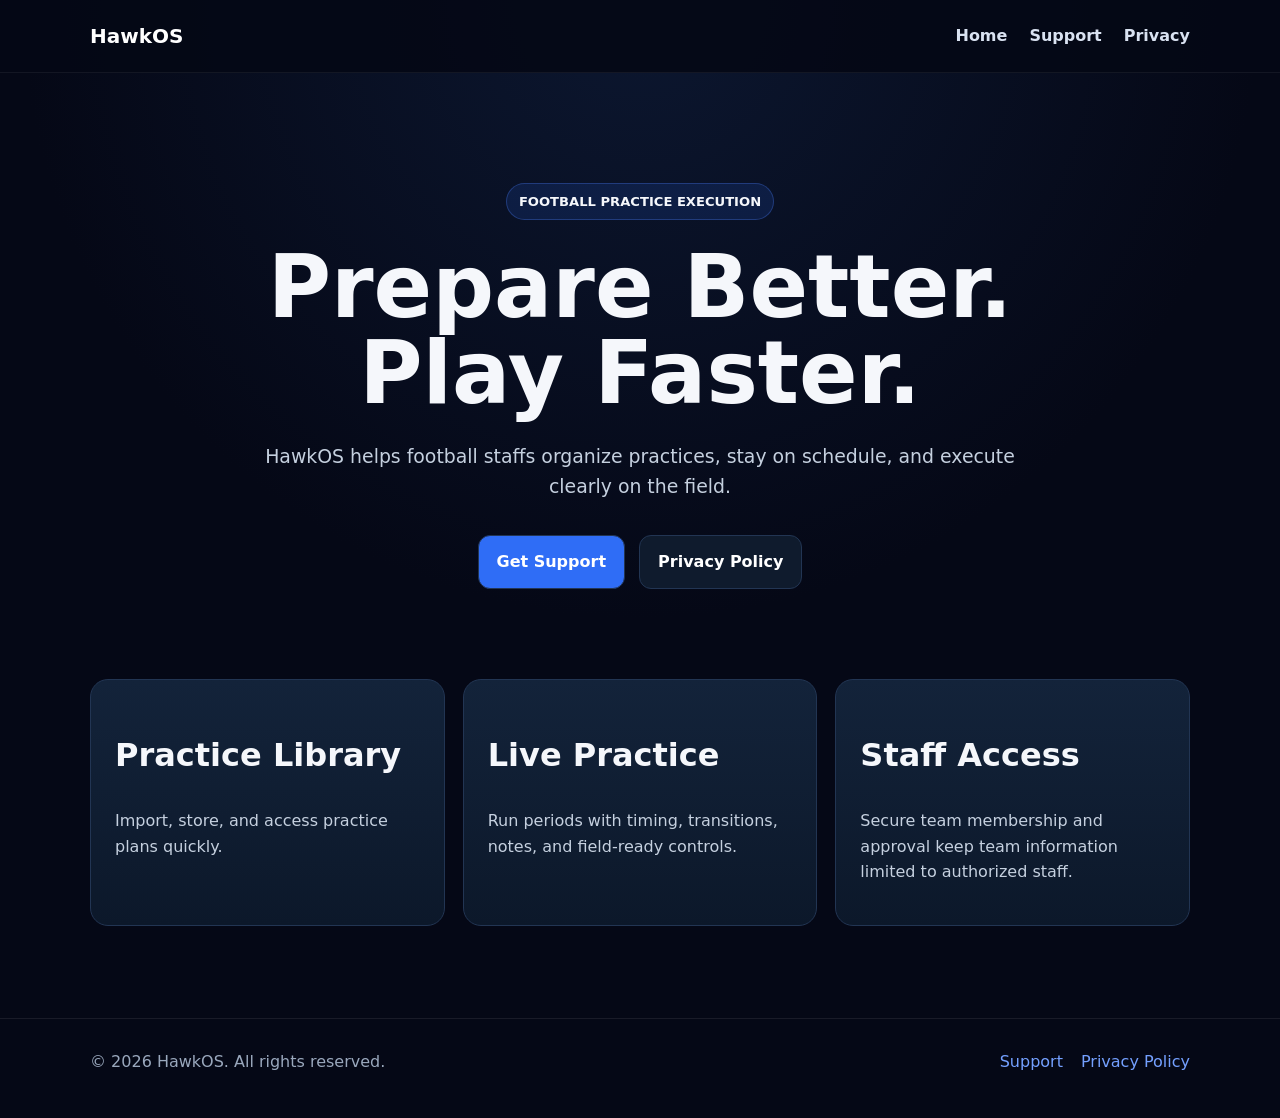
<file: index.html>
<!doctype html><html><head><meta charset="utf-8"><meta name="viewport" content="width=device-width,initial-scale=1"><title>HawkOS</title><link rel="stylesheet" href="styles.css"></head><body><header><div class="wrap nav"><a class="brand" href="index.html">HawkOS</a><nav class="navlinks"><a href="index.html">Home</a><a href="support.html">Support</a><a href="privacy.html">Privacy</a></nav></div></header><main><section class="hero wrap"><span class="eyebrow">Football Practice Execution</span><h1>Prepare Better.<br>Play Faster.</h1><p class="lead">HawkOS helps football staffs organize practices, stay on schedule, and execute clearly on the field.</p><div class="actions"><a class="btn primary" href="support.html">Get Support</a><a class="btn secondary" href="privacy.html">Privacy Policy</a></div></section><section class="wrap grid"><div class="card"><h2>Practice Library</h2><p>Import, store, and access practice plans quickly.</p></div><div class="card"><h2>Live Practice</h2><p>Run periods with timing, transitions, notes, and field-ready controls.</p></div><div class="card"><h2>Staff Access</h2><p>Secure team membership and approval keep team information limited to authorized staff.</p></div></section></main><footer><div class="wrap footer-row"><div>© 2026 HawkOS. All rights reserved.</div><div class="footer-links"><a href="support.html">Support</a><a href="privacy.html">Privacy Policy</a></div></div></footer></body></html>
</file>
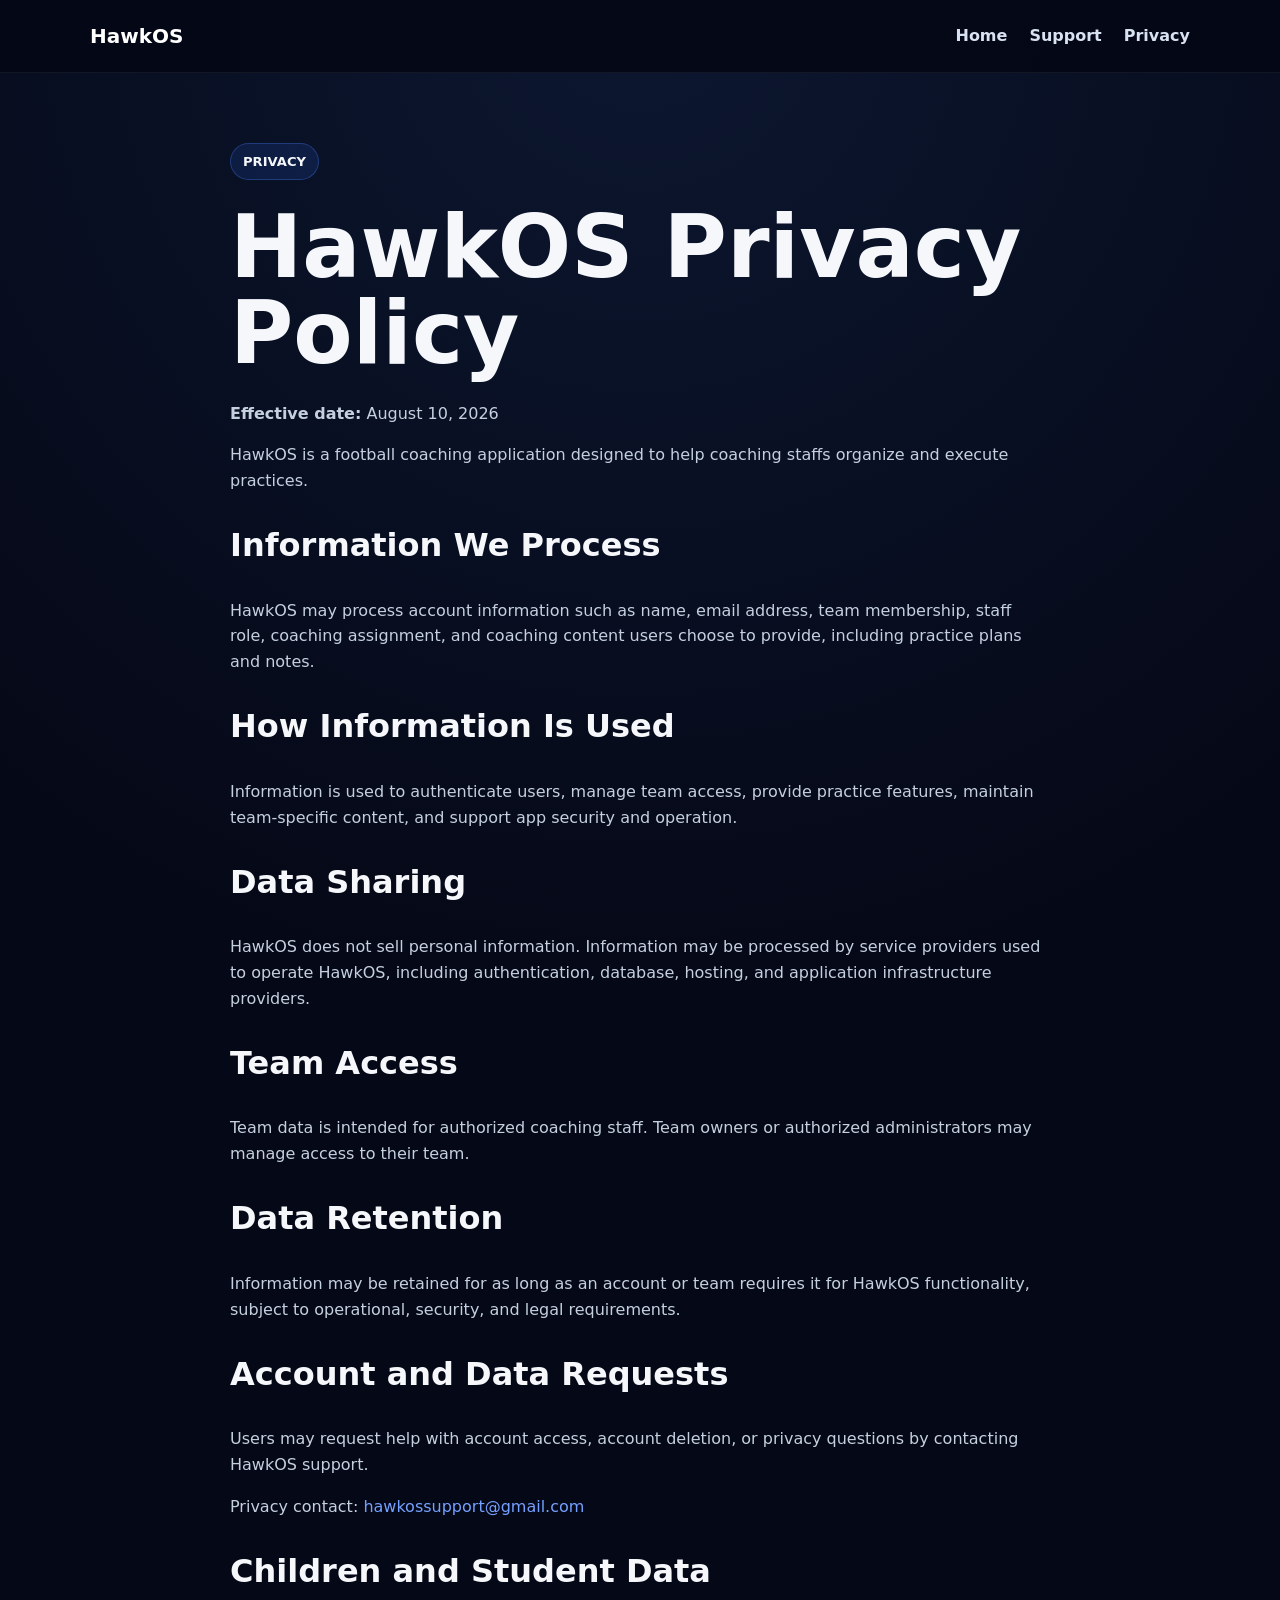
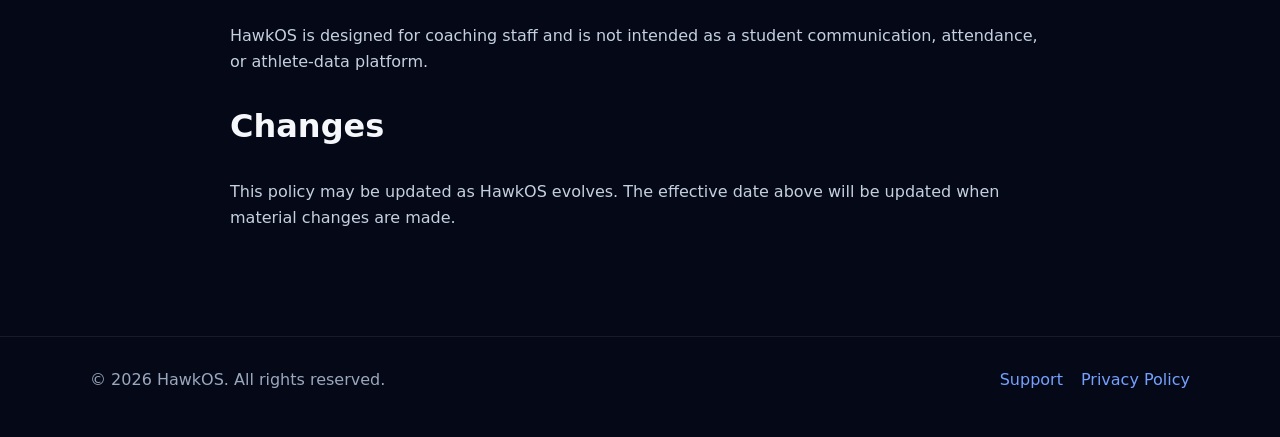
<file: privacy.html>
<!doctype html><html><head><meta charset="utf-8"><meta name="viewport" content="width=device-width,initial-scale=1"><title>HawkOS Privacy Policy</title><link rel="stylesheet" href="styles.css"></head><body><header><div class="wrap nav"><a class="brand" href="index.html">HawkOS</a><nav class="navlinks"><a href="index.html">Home</a><a href="support.html">Support</a><a href="privacy.html">Privacy</a></nav></div></header><main class="page"><div class="wrap content"><span class="eyebrow">Privacy</span><h1>HawkOS Privacy Policy</h1><p><strong>Effective date:</strong> August 10, 2026</p><p>HawkOS is a football coaching application designed to help coaching staffs organize and execute practices.</p><h2>Information We Process</h2><p>HawkOS may process account information such as name, email address, team membership, staff role, coaching assignment, and coaching content users choose to provide, including practice plans and notes.</p><h2>How Information Is Used</h2><p>Information is used to authenticate users, manage team access, provide practice features, maintain team-specific content, and support app security and operation.</p><h2>Data Sharing</h2><p>HawkOS does not sell personal information. Information may be processed by service providers used to operate HawkOS, including authentication, database, hosting, and application infrastructure providers.</p><h2>Team Access</h2><p>Team data is intended for authorized coaching staff. Team owners or authorized administrators may manage access to their team.</p><h2>Data Retention</h2><p>Information may be retained for as long as an account or team requires it for HawkOS functionality, subject to operational, security, and legal requirements.</p><h2>Account and Data Requests</h2><p>Users may request help with account access, account deletion, or privacy questions by contacting HawkOS support.</p><p>Privacy contact: <a href="mailto:hawkossupport@gmail.com">hawkossupport@gmail.com</a></p><h2>Children and Student Data</h2><p>HawkOS is designed for coaching staff and is not intended as a student communication, attendance, or athlete-data platform.</p><h2>Changes</h2><p>This policy may be updated as HawkOS evolves. The effective date above will be updated when material changes are made.</p></div></main><footer><div class="wrap footer-row"><div>© 2026 HawkOS. All rights reserved.</div><div class="footer-links"><a href="support.html">Support</a><a href="privacy.html">Privacy Policy</a></div></div></footer></body></html>
</file>
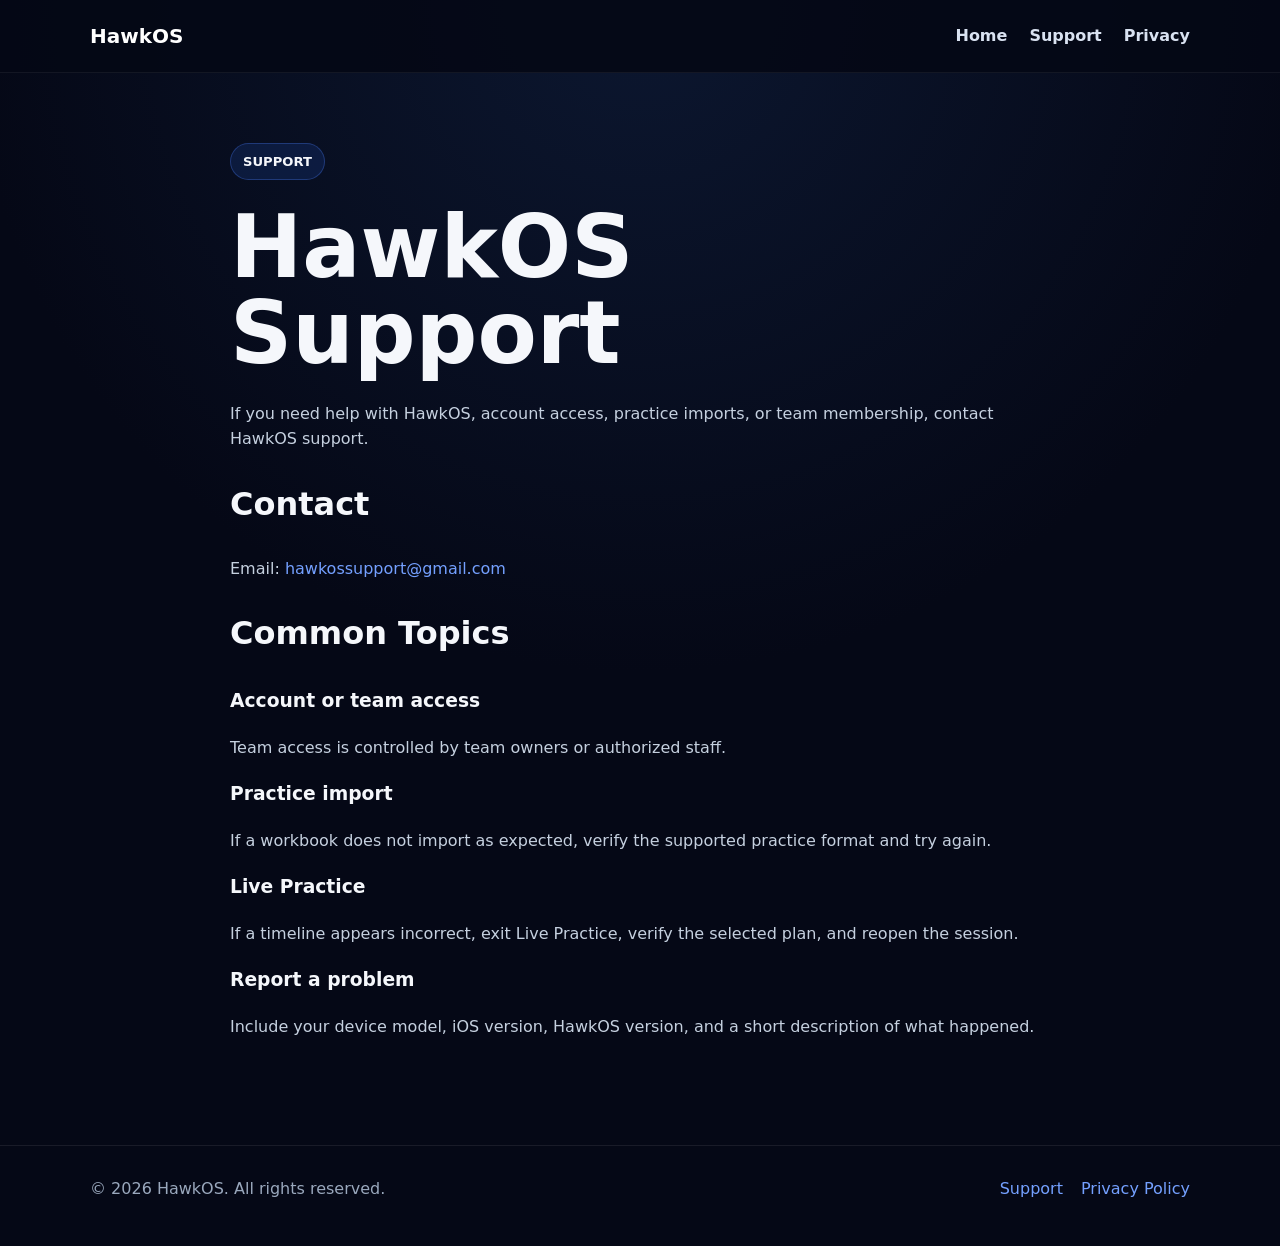
<file: support.html>
<!doctype html><html><head><meta charset="utf-8"><meta name="viewport" content="width=device-width,initial-scale=1"><title>HawkOS Support</title><link rel="stylesheet" href="styles.css"></head><body><header><div class="wrap nav"><a class="brand" href="index.html">HawkOS</a><nav class="navlinks"><a href="index.html">Home</a><a href="support.html">Support</a><a href="privacy.html">Privacy</a></nav></div></header><main class="page"><div class="wrap content"><span class="eyebrow">Support</span><h1>HawkOS Support</h1><p>If you need help with HawkOS, account access, practice imports, or team membership, contact HawkOS support.</p><h2>Contact</h2><p>Email: <a href="mailto:hawkossupport@gmail.com">hawkossupport@gmail.com</a></p><h2>Common Topics</h2><h3>Account or team access</h3><p>Team access is controlled by team owners or authorized staff.</p><h3>Practice import</h3><p>If a workbook does not import as expected, verify the supported practice format and try again.</p><h3>Live Practice</h3><p>If a timeline appears incorrect, exit Live Practice, verify the selected plan, and reopen the session.</p><h3>Report a problem</h3><p>Include your device model, iOS version, HawkOS version, and a short description of what happened.</p></div></main><footer><div class="wrap footer-row"><div>© 2026 HawkOS. All rights reserved.</div><div class="footer-links"><a href="support.html">Support</a><a href="privacy.html">Privacy Policy</a></div></div></footer></body></html>
</file>
<file: styles.css>
:root{--bg:#050816;--panel:#0f1b2d;--text:#f5f7fb;--muted:#9aa8bd;--blue:#2f6df6;--border:#223553;--accent:#f5a623}
*{box-sizing:border-box}body{margin:0;font-family:Inter,system-ui,-apple-system,"Segoe UI",sans-serif;background:radial-gradient(circle at top,#0c1730 0%,var(--bg) 48%);color:var(--text);line-height:1.6}
a{color:#74a0ff;text-decoration:none}.wrap{width:min(1100px,calc(100% - 32px));margin:auto}
header{position:sticky;top:0;background:rgba(5,8,22,.9);border-bottom:1px solid rgba(255,255,255,.06)}
.nav{min-height:72px;display:flex;align-items:center;justify-content:space-between;gap:24px}.brand{font-size:1.25rem;font-weight:900;color:white}.navlinks{display:flex;gap:22px}.navlinks a{color:#d9e2f1;font-weight:700}
.hero{padding:110px 0 90px;text-align:center}.eyebrow{display:inline-block;padding:7px 12px;border-radius:999px;background:rgba(47,109,246,.14);border:1px solid rgba(76,131,255,.3);font-weight:800;font-size:.82rem;text-transform:uppercase}
h1{font-size:clamp(2.6rem,7vw,5.4rem);line-height:1;margin:24px 0}h2{font-size:2rem}.lead{max-width:760px;margin:auto;color:#c5d0df;font-size:1.18rem}
.actions{margin-top:34px;display:flex;justify-content:center;gap:14px;flex-wrap:wrap}.btn{padding:13px 18px;border-radius:12px;font-weight:850;border:1px solid var(--border)}.primary{background:var(--blue);color:white}.secondary{background:var(--panel);color:white}
.grid{display:grid;grid-template-columns:repeat(3,1fr);gap:18px;padding-bottom:92px}.card{background:linear-gradient(180deg,#13233a,#0c182a);border:1px solid var(--border);border-radius:18px;padding:24px}.card p,.content p,.content li{color:#c5d0df}
.page{padding:70px 0 90px}.content{max-width:820px}.notice{border-left:4px solid var(--accent);background:rgba(245,166,35,.08);padding:15px 18px;border-radius:10px;margin:22px 0}
footer{border-top:1px solid rgba(255,255,255,.08);padding:30px 0 44px;color:var(--muted)}.footer-row{display:flex;justify-content:space-between;gap:20px;flex-wrap:wrap}.footer-links{display:flex;gap:18px}
@media(max-width:760px){.grid{grid-template-columns:1fr}.nav{padding:18px 0;align-items:flex-start;flex-direction:column}.hero{text-align:left;padding:78px 0 66px}.lead{margin:0}.actions{justify-content:flex-start}}
</file>
